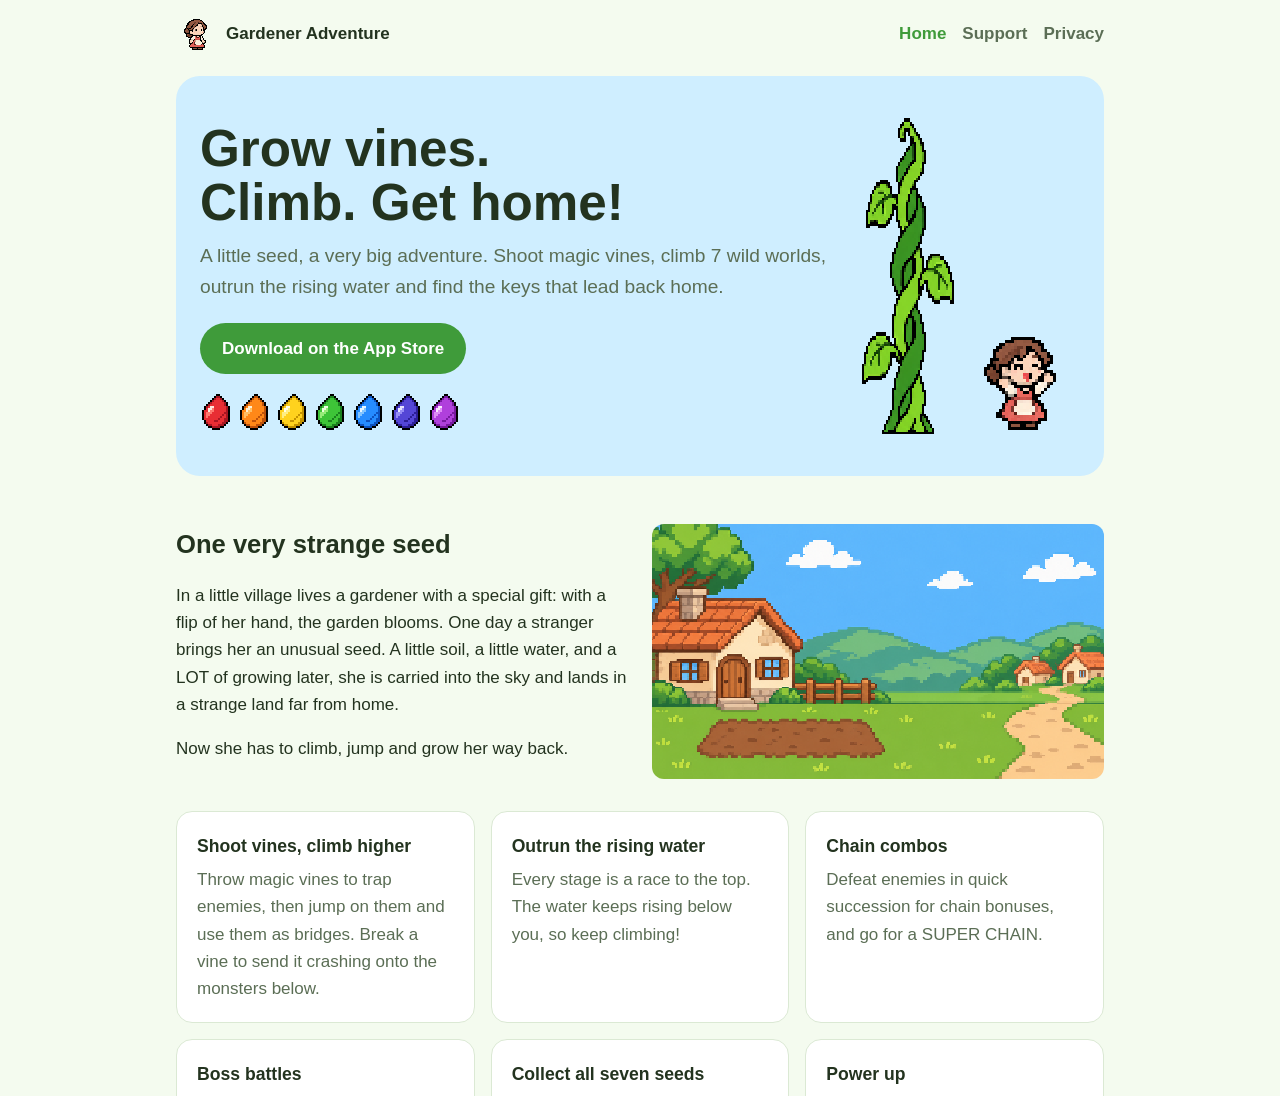
<file: index.html>
<!doctype html>
<html lang="en">
<head>
<meta charset="utf-8">
<meta name="viewport" content="width=device-width, initial-scale=1">
<title>Gardener Adventure</title>
<meta http-equiv="refresh" content="0; url=marketing.html">
<link rel="canonical" href="marketing.html">
</head>
<body><p><a href="marketing.html">Gardener Adventure: Vine Climb</a></p></body>
</html>
</file>
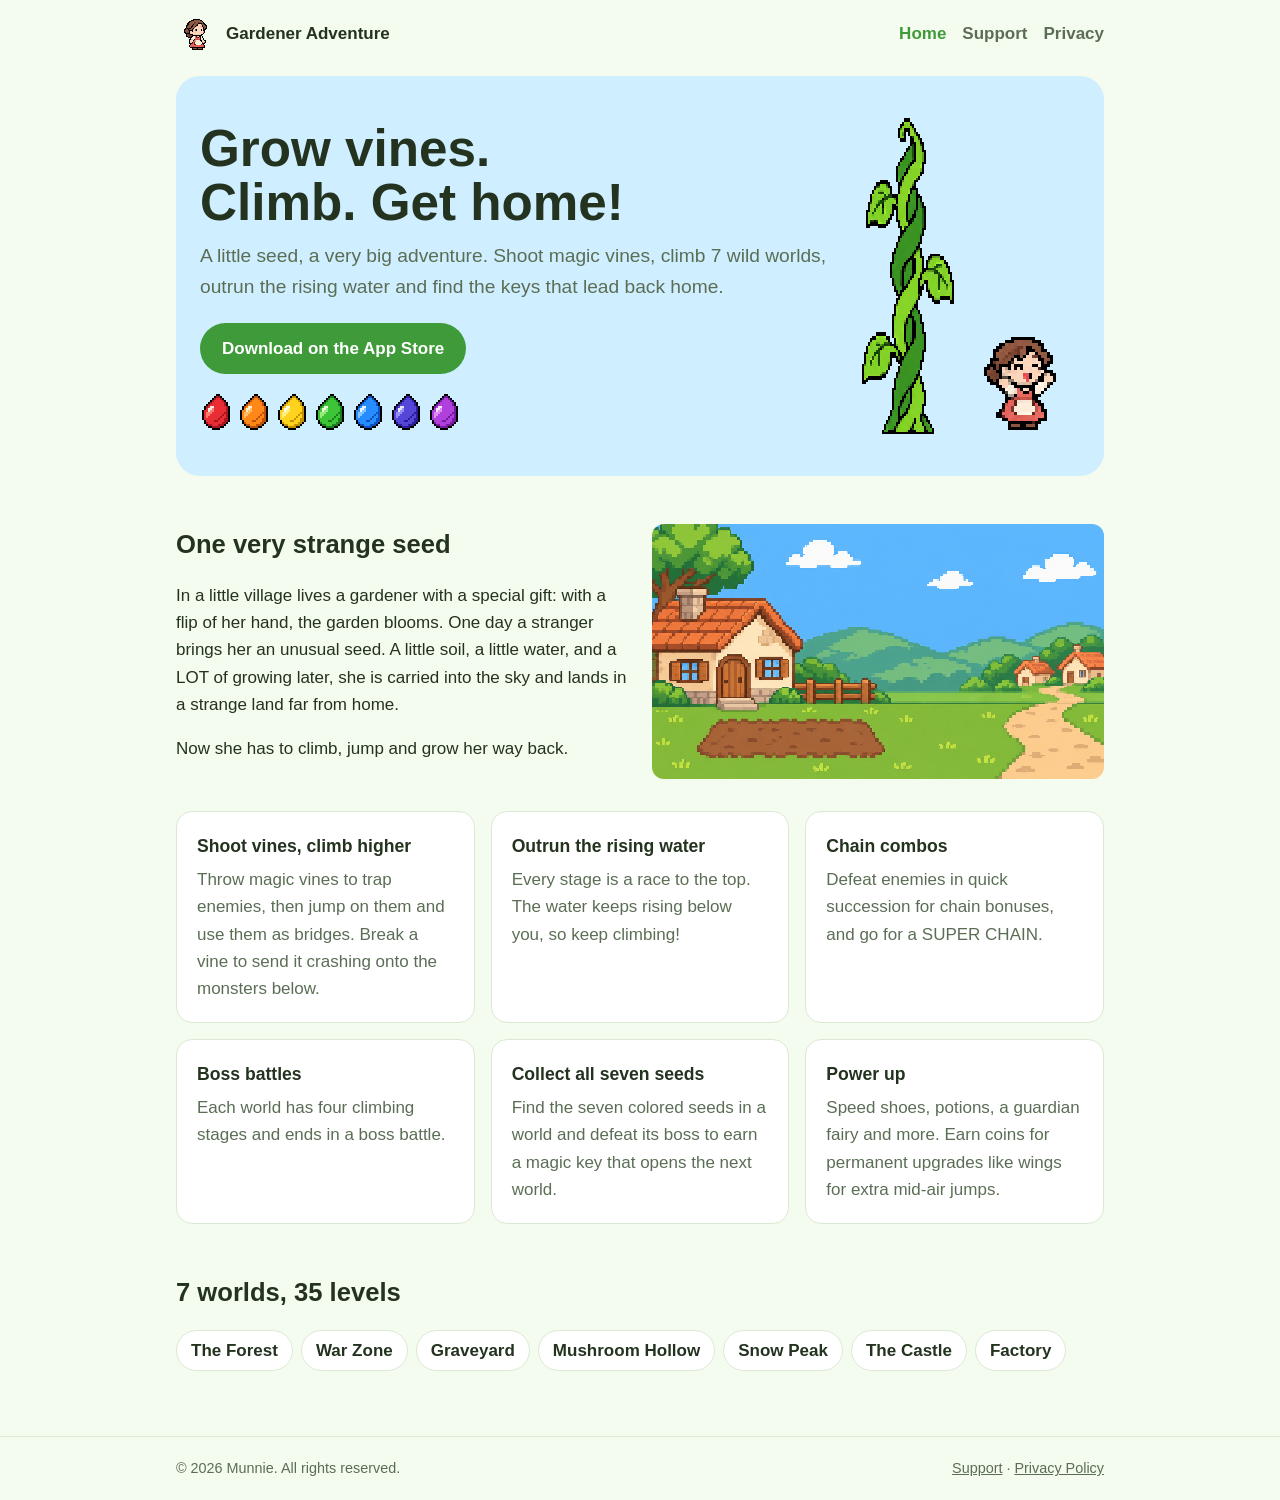
<file: marketing.html>
<!doctype html>
<html lang="en">
<head>
<meta charset="utf-8">
<meta name="viewport" content="width=device-width, initial-scale=1">
<title>Gardener Adventure: Vine Climb</title>
<meta name="description" content="Shoot magic vines, climb 7 wild worlds, outrun the rising water and find the keys that lead back home. An arcade platformer for iPhone and iPad.">
<link rel="icon" href="img/woman.png">
<link rel="stylesheet" href="style.css">
</head>
<body>
<header class="nav">
  <a class="brand" href="marketing.html"><img class="px" src="img/woman.png" alt="">Gardener Adventure</a>
  <nav>
    <a href="marketing.html" aria-current="page">Home</a>
    <a href="support.html">Support</a>
    <a href="privacy.html">Privacy</a>
  </nav>
</header>

<main>
  <section class="hero">
    <div>
      <h1>Grow vines.<br>Climb. Get home!</h1>
      <p class="lead">A little seed, a very big adventure. Shoot magic vines, climb 7 wild worlds, outrun the rising water and find the keys that lead back home.</p>
      <!-- Replace href with your App Store link once the app is live, e.g. https://apps.apple.com/app/id0000000000 -->
      <a class="btn" href="#">Download on the App Store</a>
      <div class="seeds">
        <img class="px" src="img/seedRed.png" alt="Red seed">
        <img class="px" src="img/seedOrange.png" alt="Orange seed">
        <img class="px" src="img/seedYellow.png" alt="Yellow seed">
        <img class="px" src="img/seedGreen.png" alt="Green seed">
        <img class="px" src="img/seedBlue.png" alt="Blue seed">
        <img class="px" src="img/seedIndigo.png" alt="Indigo seed">
        <img class="px" src="img/seedViolet.png" alt="Violet seed">
      </div>
    </div>
    <div class="art" aria-hidden="true">
      <img class="px stalk" src="img/beanstalk.png" alt="">
      <img class="px girl" src="img/woman_cheer.png" alt="">
    </div>
  </section>

  <section class="block story">
    <div>
      <h2>One very strange seed</h2>
      <p>In a little village lives a gardener with a special gift: with a flip of her hand, the garden blooms. One day a stranger brings her an unusual seed. A little soil, a little water, and a LOT of growing later, she is carried into the sky and lands in a strange land far from home.</p>
      <p>Now she has to climb, jump and grow her way back.</p>
    </div>
    <img class="px" src="img/village.png" alt="The gardener's village">
  </section>

  <div class="grid">
    <div class="card"><h3>Shoot vines, climb higher</h3><p>Throw magic vines to trap enemies, then jump on them and use them as bridges. Break a vine to send it crashing onto the monsters below.</p></div>
    <div class="card"><h3>Outrun the rising water</h3><p>Every stage is a race to the top. The water keeps rising below you, so keep climbing!</p></div>
    <div class="card"><h3>Chain combos</h3><p>Defeat enemies in quick succession for chain bonuses, and go for a SUPER CHAIN.</p></div>
    <div class="card"><h3>Boss battles</h3><p>Each world has four climbing stages and ends in a boss battle.</p></div>
    <div class="card"><h3>Collect all seven seeds</h3><p>Find the seven colored seeds in a world and defeat its boss to earn a magic key that opens the next world.</p></div>
    <div class="card"><h3>Power up</h3><p>Speed shoes, potions, a guardian fairy and more. Earn coins for permanent upgrades like wings for extra mid-air jumps.</p></div>
  </div>

  <section class="block">
    <h2>7 worlds, 35 levels</h2>
    <ul class="worlds">
      <li>The Forest</li><li>War Zone</li><li>Graveyard</li><li>Mushroom Hollow</li><li>Snow Peak</li><li>The Castle</li><li>Factory</li>
    </ul>
  </section>
</main>

<footer><div class="in">
  <span>© 2026 Munnie. All rights reserved.</span>
  <span><a href="support.html">Support</a> · <a href="privacy.html">Privacy Policy</a></span>
</div></footer>
</body>
</html>
</file>
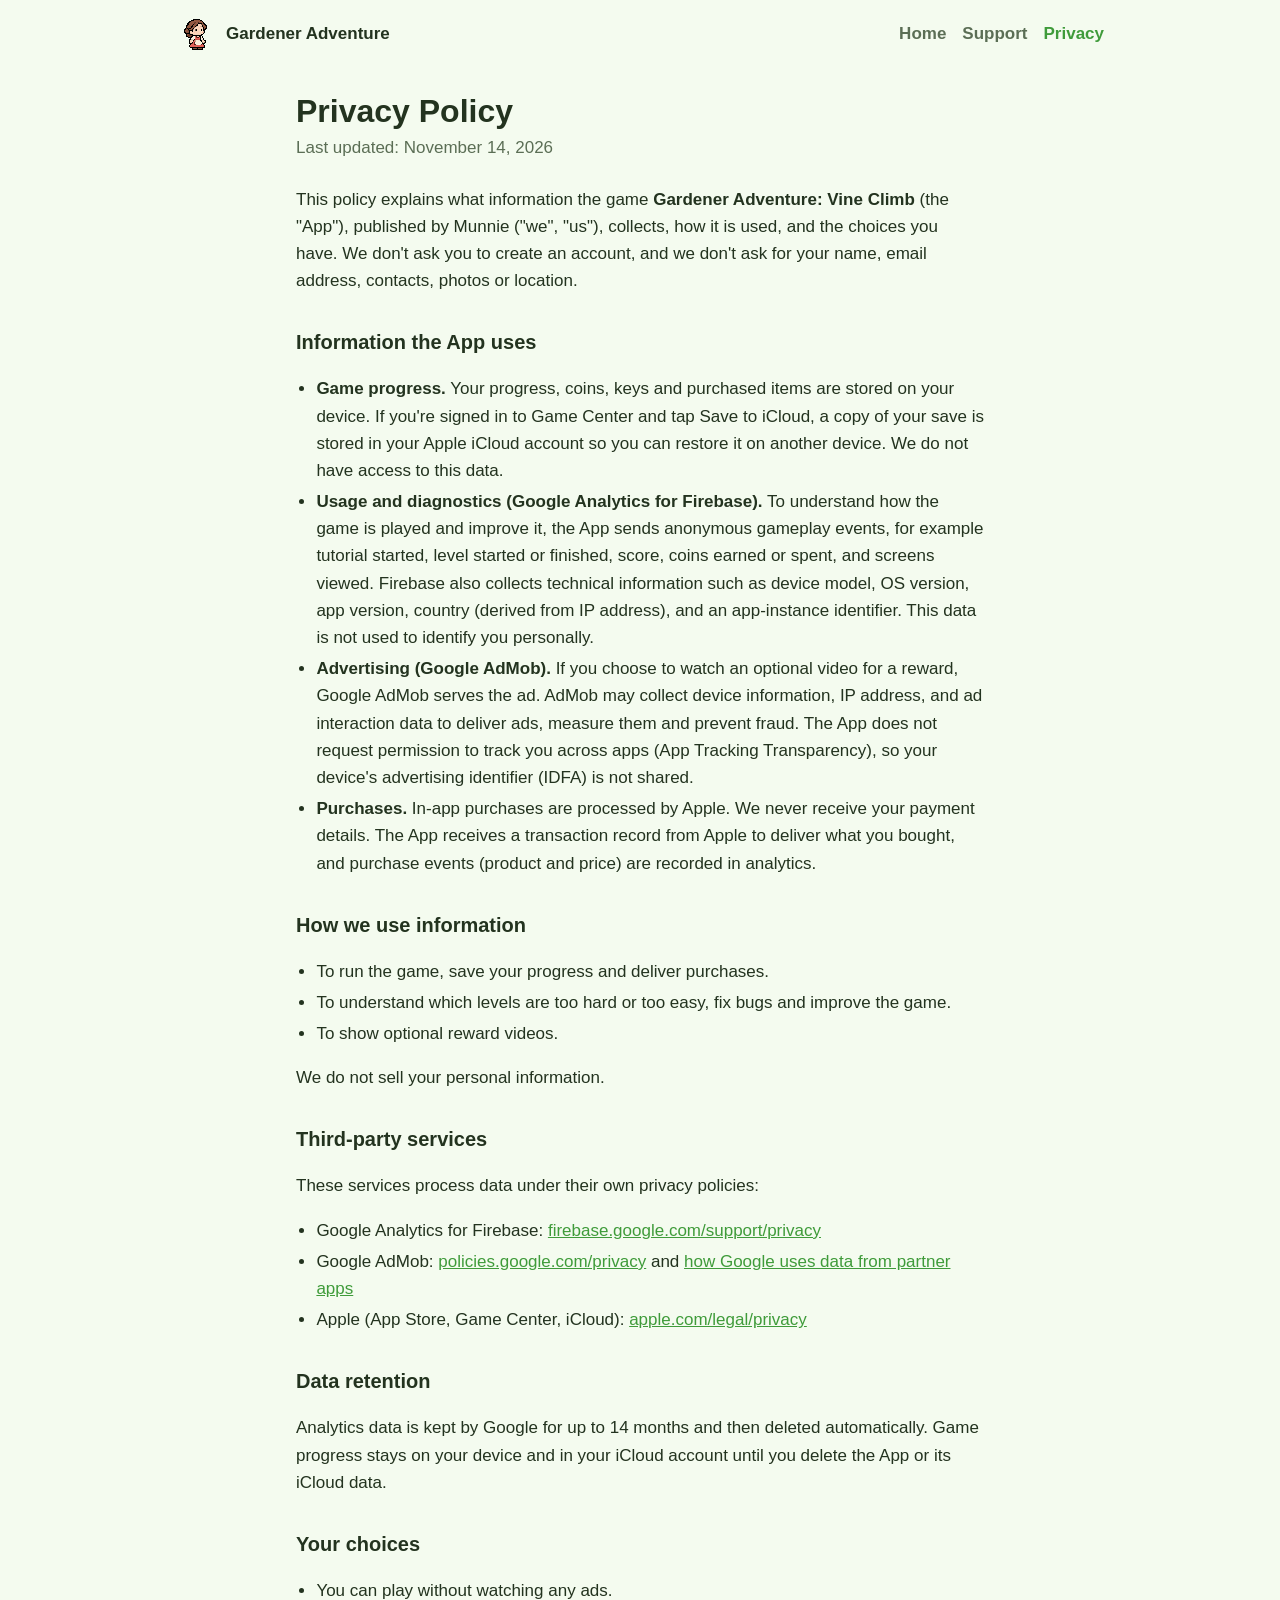
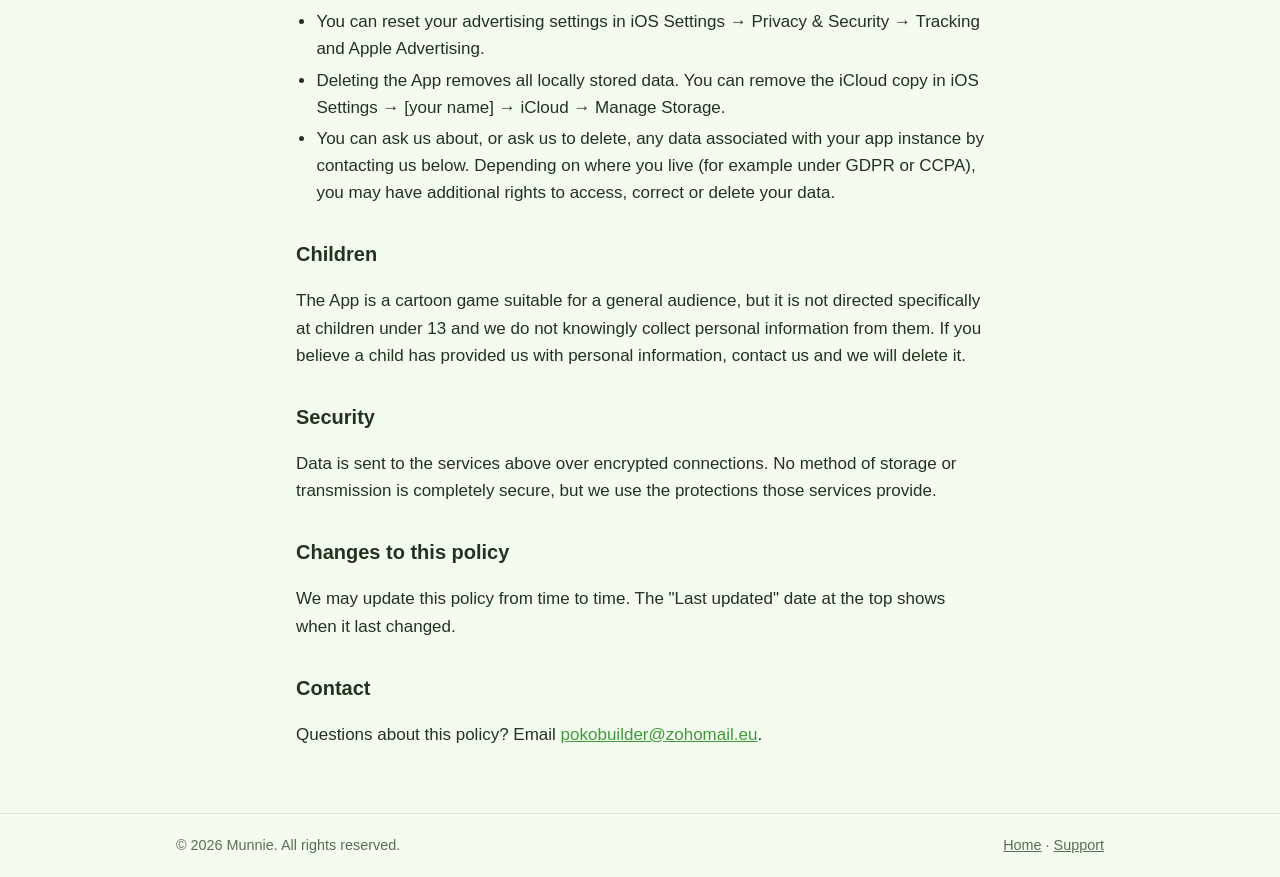
<file: privacy.html>
<!doctype html>
<html lang="en">
<head>
<meta charset="utf-8">
<meta name="viewport" content="width=device-width, initial-scale=1">
<title>Gardener Adventure Privacy</title>
<meta name="description" content="Privacy policy for Gardener Adventure: Vine Climb.">
<link rel="icon" href="img/woman.png">
<link rel="stylesheet" href="style.css">
</head>
<body>
<header class="nav">
  <a class="brand" href="marketing.html"><img class="px" src="img/woman.png" alt="">Gardener Adventure</a>
  <nav>
    <a href="marketing.html">Home</a>
    <a href="support.html">Support</a>
    <a href="privacy.html" aria-current="page">Privacy</a>
  </nav>
</header>

<main class="doc">
  <h1>Privacy Policy</h1>
  <p class="updated">Last updated: November 14, 2026</p>

  <p>This policy explains what information the game <strong>Gardener Adventure: Vine Climb</strong> (the "App"), published by Munnie ("we", "us"), collects, how it is used, and the choices you have. We don't ask you to create an account, and we don't ask for your name, email address, contacts, photos or location.</p>

  <h2>Information the App uses</h2>
  <ul>
    <li><strong>Game progress.</strong> Your progress, coins, keys and purchased items are stored on your device. If you're signed in to Game Center and tap Save to iCloud, a copy of your save is stored in your Apple iCloud account so you can restore it on another device. We do not have access to this data.</li>
    <li><strong>Usage and diagnostics (Google Analytics for Firebase).</strong> To understand how the game is played and improve it, the App sends anonymous gameplay events, for example tutorial started, level started or finished, score, coins earned or spent, and screens viewed. Firebase also collects technical information such as device model, OS version, app version, country (derived from IP address), and an app-instance identifier. This data is not used to identify you personally.</li>
    <li><strong>Advertising (Google AdMob).</strong> If you choose to watch an optional video for a reward, Google AdMob serves the ad. AdMob may collect device information, IP address, and ad interaction data to deliver ads, measure them and prevent fraud. The App does not request permission to track you across apps (App Tracking Transparency), so your device's advertising identifier (IDFA) is not shared.</li>
    <li><strong>Purchases.</strong> In-app purchases are processed by Apple. We never receive your payment details. The App receives a transaction record from Apple to deliver what you bought, and purchase events (product and price) are recorded in analytics.</li>
  </ul>

  <h2>How we use information</h2>
  <ul>
    <li>To run the game, save your progress and deliver purchases.</li>
    <li>To understand which levels are too hard or too easy, fix bugs and improve the game.</li>
    <li>To show optional reward videos.</li>
  </ul>
  <p>We do not sell your personal information.</p>

  <h2>Third-party services</h2>
  <p>These services process data under their own privacy policies:</p>
  <ul>
    <li>Google Analytics for Firebase: <a href="https://firebase.google.com/support/privacy">firebase.google.com/support/privacy</a></li>
    <li>Google AdMob: <a href="https://policies.google.com/privacy">policies.google.com/privacy</a> and <a href="https://policies.google.com/technologies/partner-sites">how Google uses data from partner apps</a></li>
    <li>Apple (App Store, Game Center, iCloud): <a href="https://www.apple.com/legal/privacy/">apple.com/legal/privacy</a></li>
  </ul>

  <h2>Data retention</h2>
  <p>Analytics data is kept by Google for up to 14 months and then deleted automatically. Game progress stays on your device and in your iCloud account until you delete the App or its iCloud data.</p>

  <h2>Your choices</h2>
  <ul>
    <li>You can play without watching any ads.</li>
    <li>You can reset your advertising settings in iOS Settings → Privacy &amp; Security → Tracking and Apple Advertising.</li>
    <li>Deleting the App removes all locally stored data. You can remove the iCloud copy in iOS Settings → [your name] → iCloud → Manage Storage.</li>
    <li>You can ask us about, or ask us to delete, any data associated with your app instance by contacting us below. Depending on where you live (for example under GDPR or CCPA), you may have additional rights to access, correct or delete your data.</li>
  </ul>

  <h2>Children</h2>
  <p>The App is a cartoon game suitable for a general audience, but it is not directed specifically at children under 13 and we do not knowingly collect personal information from them. If you believe a child has provided us with personal information, contact us and we will delete it.</p>

  <h2>Security</h2>
  <p>Data is sent to the services above over encrypted connections. No method of storage or transmission is completely secure, but we use the protections those services provide.</p>

  <h2>Changes to this policy</h2>
  <p>We may update this policy from time to time. The "Last updated" date at the top shows when it last changed.</p>

  <h2>Contact</h2>
  <p>Questions about this policy? Email <a href="mailto:pokobuilder@zohomail.eu">pokobuilder@zohomail.eu</a>.</p>
</main>

<footer><div class="in">
  <span>© 2026 Munnie. All rights reserved.</span>
  <span><a href="marketing.html">Home</a> · <a href="support.html">Support</a></span>
</div></footer>
</body>
</html>
</file>
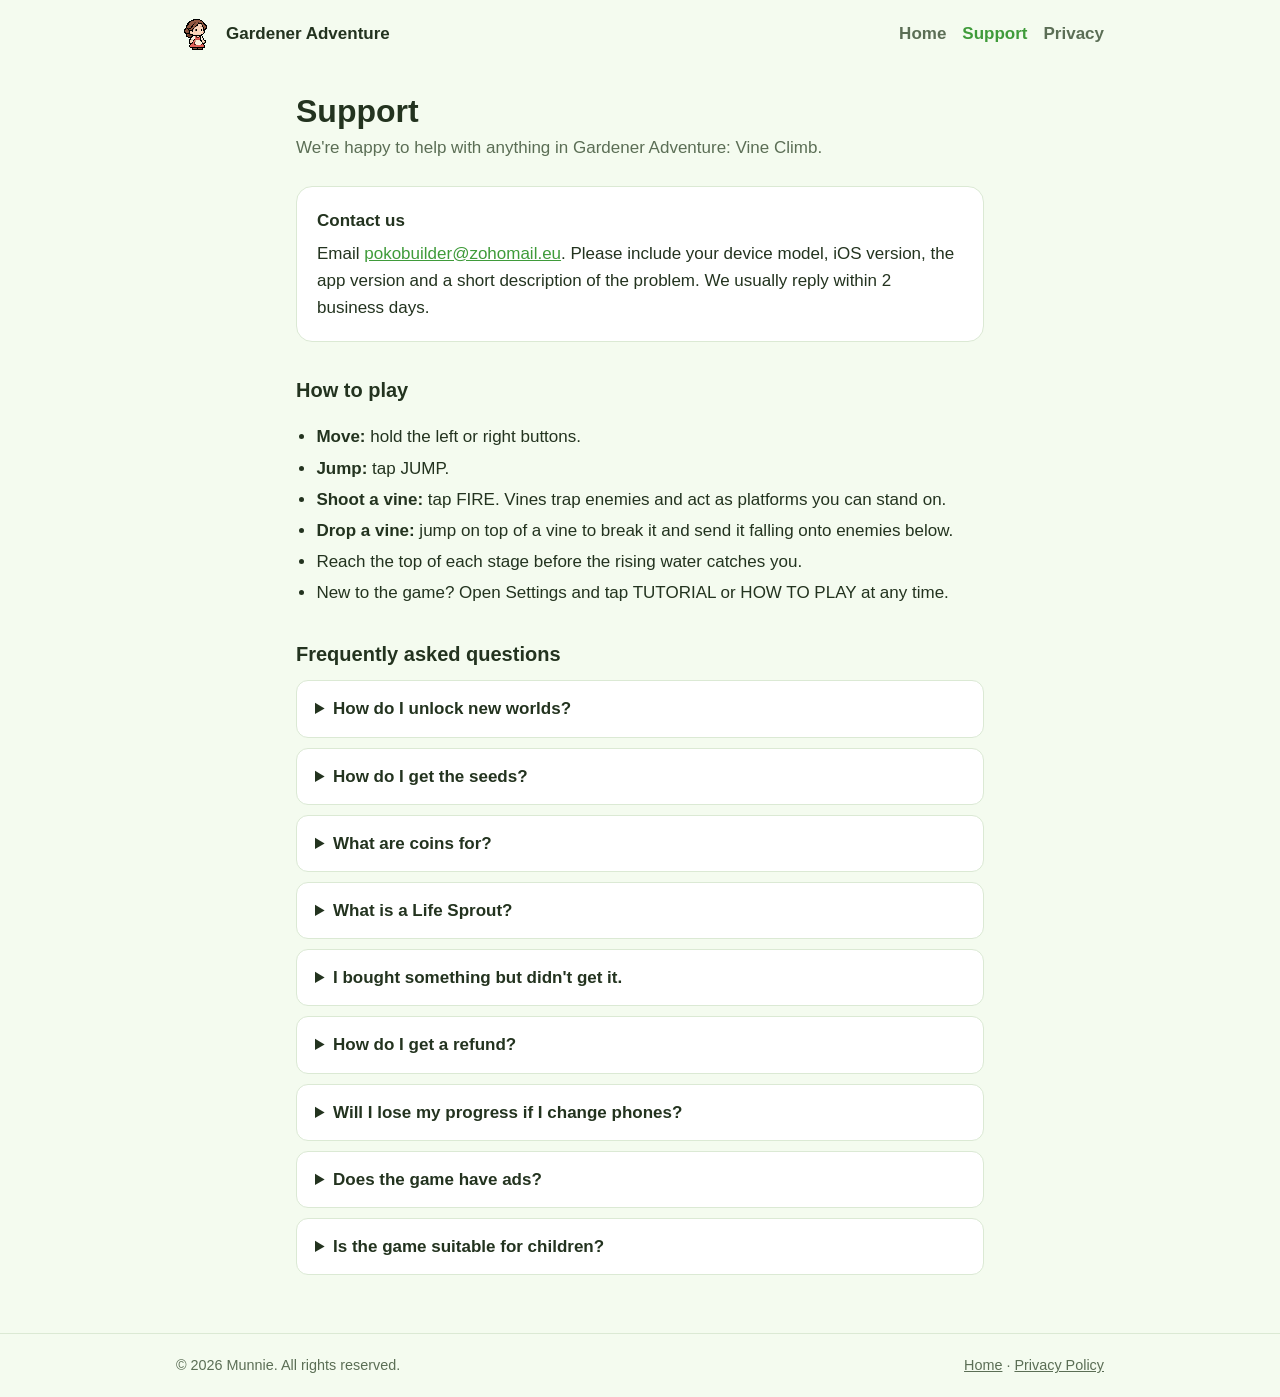
<file: support.html>
<!doctype html>
<html lang="en">
<head>
<meta charset="utf-8">
<meta name="viewport" content="width=device-width, initial-scale=1">
<title>Gardener Adventure Support</title>
<meta name="description" content="Help, FAQ and contact for Gardener Adventure: Vine Climb.">
<link rel="icon" href="img/woman.png">
<link rel="stylesheet" href="style.css">
</head>
<body>
<header class="nav">
  <a class="brand" href="marketing.html"><img class="px" src="img/woman.png" alt="">Gardener Adventure</a>
  <nav>
    <a href="marketing.html">Home</a>
    <a href="support.html" aria-current="page">Support</a>
    <a href="privacy.html">Privacy</a>
  </nav>
</header>

<main class="doc">
  <h1>Support</h1>
  <p class="updated">We're happy to help with anything in Gardener Adventure: Vine Climb.</p>

  <div class="card">
    <strong>Contact us</strong>
    <p style="margin:6px 0 0">Email <a href="mailto:pokobuilder@zohomail.eu">pokobuilder@zohomail.eu</a>. Please include your device model, iOS version, the app version and a short description of the problem. We usually reply within 2 business days.</p>
  </div>

  <h2>How to play</h2>
  <ul>
    <li><strong>Move:</strong> hold the left or right buttons.</li>
    <li><strong>Jump:</strong> tap JUMP.</li>
    <li><strong>Shoot a vine:</strong> tap FIRE. Vines trap enemies and act as platforms you can stand on.</li>
    <li><strong>Drop a vine:</strong> jump on top of a vine to break it and send it falling onto enemies below.</li>
    <li>Reach the top of each stage before the rising water catches you.</li>
    <li>New to the game? Open Settings and tap TUTORIAL or HOW TO PLAY at any time.</li>
  </ul>

  <h2>Frequently asked questions</h2>

  <details>
    <summary>How do I unlock new worlds?</summary>
    <p>Collect all seven colored seeds in a world, then beat that world's boss (stage 5). You'll earn a magic key that opens the next world. World keys can also be bought in the shop.</p>
  </details>

  <details>
    <summary>How do I get the seeds?</summary>
    <p>Seeds appear during stages. Defeat enemies in the right way and keep an eye out; if you miss one, replay the stage to try again.</p>
  </details>

  <details>
    <summary>What are coins for?</summary>
    <p>Coins buy permanent upgrades in the shop, such as Wings for extra mid-air jumps, and can pay for a second chance during a run.</p>
  </details>

  <details>
    <summary>What is a Life Sprout?</summary>
    <p>A Life Sprout gives you one extra chance per run without watching a video.</p>
  </details>

  <details>
    <summary>I bought something but didn't get it.</summary>
    <p>Open the shop and tap Restore Purchases. Make sure you're signed in with the same Apple ID you used to buy. Consumable items such as coin packs can't be restored; if one didn't arrive, contact us with the date of purchase.</p>
  </details>

  <details>
    <summary>How do I get a refund?</summary>
    <p>All payments are handled by Apple. You can request a refund at <a href="https://reportaproblem.apple.com">reportaproblem.apple.com</a>.</p>
  </details>

  <details>
    <summary>Will I lose my progress if I change phones?</summary>
    <p>Back up your progress first: open Settings and tap SAVE TO iCLOUD (you need to be signed in to Game Center). On your new device, sign in with the same Apple ID and Game Center account, open Settings and tap LOAD FROM iCLOUD. Purchases are always kept and can be restored from the shop.</p>
  </details>

  <details>
    <summary>Does the game have ads?</summary>
    <p>There are no forced ads. You can choose to watch a short video for an extra chance, or skip videos completely by using a Life Sprout.</p>
  </details>

  <details>
    <summary>Is the game suitable for children?</summary>
    <p>Gardener Adventure is a cartoon platformer for all ages. In-app purchases can be turned off with Screen Time on your device (Settings → Screen Time → Content &amp; Privacy Restrictions).</p>
  </details>
</main>

<footer><div class="in">
  <span>© 2026 Munnie. All rights reserved.</span>
  <span><a href="marketing.html">Home</a> · <a href="privacy.html">Privacy Policy</a></span>
</div></footer>
</body>
</html>
</file>
<file: style.css>
:root {
  --bg: #f4fbef;
  --surface: #ffffff;
  --ink: #23331f;
  --ink-soft: #5b6e55;
  --accent: #3f9b3a;
  --accent-ink: #ffffff;
  --sky: #cfeeff;
  --line: #dbe9d4;
}
@media (prefers-color-scheme: dark) {
  :root {
    --bg: #131a12;
    --surface: #1c251a;
    --ink: #e8f2e3;
    --ink-soft: #a6b8a0;
    --accent: #6cc965;
    --accent-ink: #0f170e;
    --sky: #1d2c35;
    --line: #2c3a29;
  }
}
* { box-sizing: border-box; }
html { -webkit-text-size-adjust: 100%; }
body {
  margin: 0;
  background: var(--bg);
  color: var(--ink);
  font: 17px/1.6 -apple-system, BlinkMacSystemFont, "Segoe UI", Roboto, Helvetica, Arial, sans-serif;
}
a { color: var(--accent); }
img.px { image-rendering: pixelated; image-rendering: crisp-edges; }

header.nav {
  display: flex; align-items: center; justify-content: space-between; gap: 12px;
  max-width: 960px; margin: 0 auto; padding: 16px;
}
header.nav .brand { display: flex; align-items: center; gap: 10px; font-weight: 800; color: var(--ink); text-decoration: none; }
header.nav .brand img { width: 40px; height: 36px; }
header.nav nav { display: flex; gap: 16px; flex-wrap: wrap; }
header.nav nav a { color: var(--ink-soft); text-decoration: none; font-weight: 600; }
header.nav nav a[aria-current="page"], header.nav nav a:hover { color: var(--accent); }

main { max-width: 960px; margin: 0 auto; padding: 0 16px 48px; }
.doc { max-width: 720px; }
.doc h1 { font-size: 2rem; line-height: 1.2; margin: 24px 0 4px; }
.doc .updated { color: var(--ink-soft); margin: 0 0 24px; }
.doc h2 { font-size: 1.25rem; margin: 32px 0 8px; }
.doc ul { padding-left: 1.2em; }
.doc li { margin: 4px 0; }

.card {
  background: var(--surface); border: 1px solid var(--line); border-radius: 16px; padding: 20px;
}

.hero {
  background: var(--sky); border-radius: 24px; padding: 40px 24px; margin-top: 8px;
  display: grid; grid-template-columns: 1fr auto; gap: 24px; align-items: center;
}
.hero h1 { font-size: clamp(2rem, 6vw, 3.2rem); line-height: 1.05; margin: 0 0 12px; }
.hero p.lead { font-size: 1.2rem; color: var(--ink-soft); margin: 0 0 20px; }
.hero .art { display: flex; align-items: flex-end; gap: 4px; }
.hero .art .stalk { width: 96px; height: 320px; }
.hero .art .girl { width: 120px; height: 108px; }
.btn {
  display: inline-block; background: var(--accent); color: var(--accent-ink); font-weight: 700;
  padding: 12px 22px; border-radius: 999px; text-decoration: none;
}
.seeds { display: flex; gap: 8px; margin-top: 20px; }
.seeds img { width: 30px; height: 36px; }

.grid { display: grid; grid-template-columns: repeat(auto-fit, minmax(240px, 1fr)); gap: 16px; margin-top: 32px; }
.grid h3 { margin: 0 0 6px; font-size: 1.1rem; }
.grid p { margin: 0; color: var(--ink-soft); }

section.block { margin-top: 48px; }
section.block h2 { font-size: 1.6rem; margin: 0 0 12px; }
.worlds { display: flex; flex-wrap: wrap; gap: 8px; padding: 0; list-style: none; }
.worlds li { background: var(--surface); border: 1px solid var(--line); border-radius: 999px; padding: 6px 14px; font-weight: 600; }
.story { display: grid; grid-template-columns: 1fr 1fr; gap: 24px; align-items: center; }
.story img { width: 100%; height: auto; border-radius: 12px; }

details { background: var(--surface); border: 1px solid var(--line); border-radius: 12px; padding: 14px 18px; margin: 10px 0; }
details summary { font-weight: 700; cursor: pointer; }
details p { margin: 10px 0 0; color: var(--ink-soft); }

footer { border-top: 1px solid var(--line); color: var(--ink-soft); font-size: 0.9rem; }
footer .in { max-width: 960px; margin: 0 auto; padding: 20px 16px; display: flex; flex-wrap: wrap; gap: 8px 20px; justify-content: space-between; }
footer a { color: var(--ink-soft); }

@media (max-width: 640px) {
  .hero { grid-template-columns: 1fr; padding: 28px 20px; }
  .hero .art { justify-content: center; }
  .hero .art .stalk { width: 60px; height: 200px; }
  .hero .art .girl { width: 80px; height: 72px; }
  .story { grid-template-columns: 1fr; }
}
</file>
